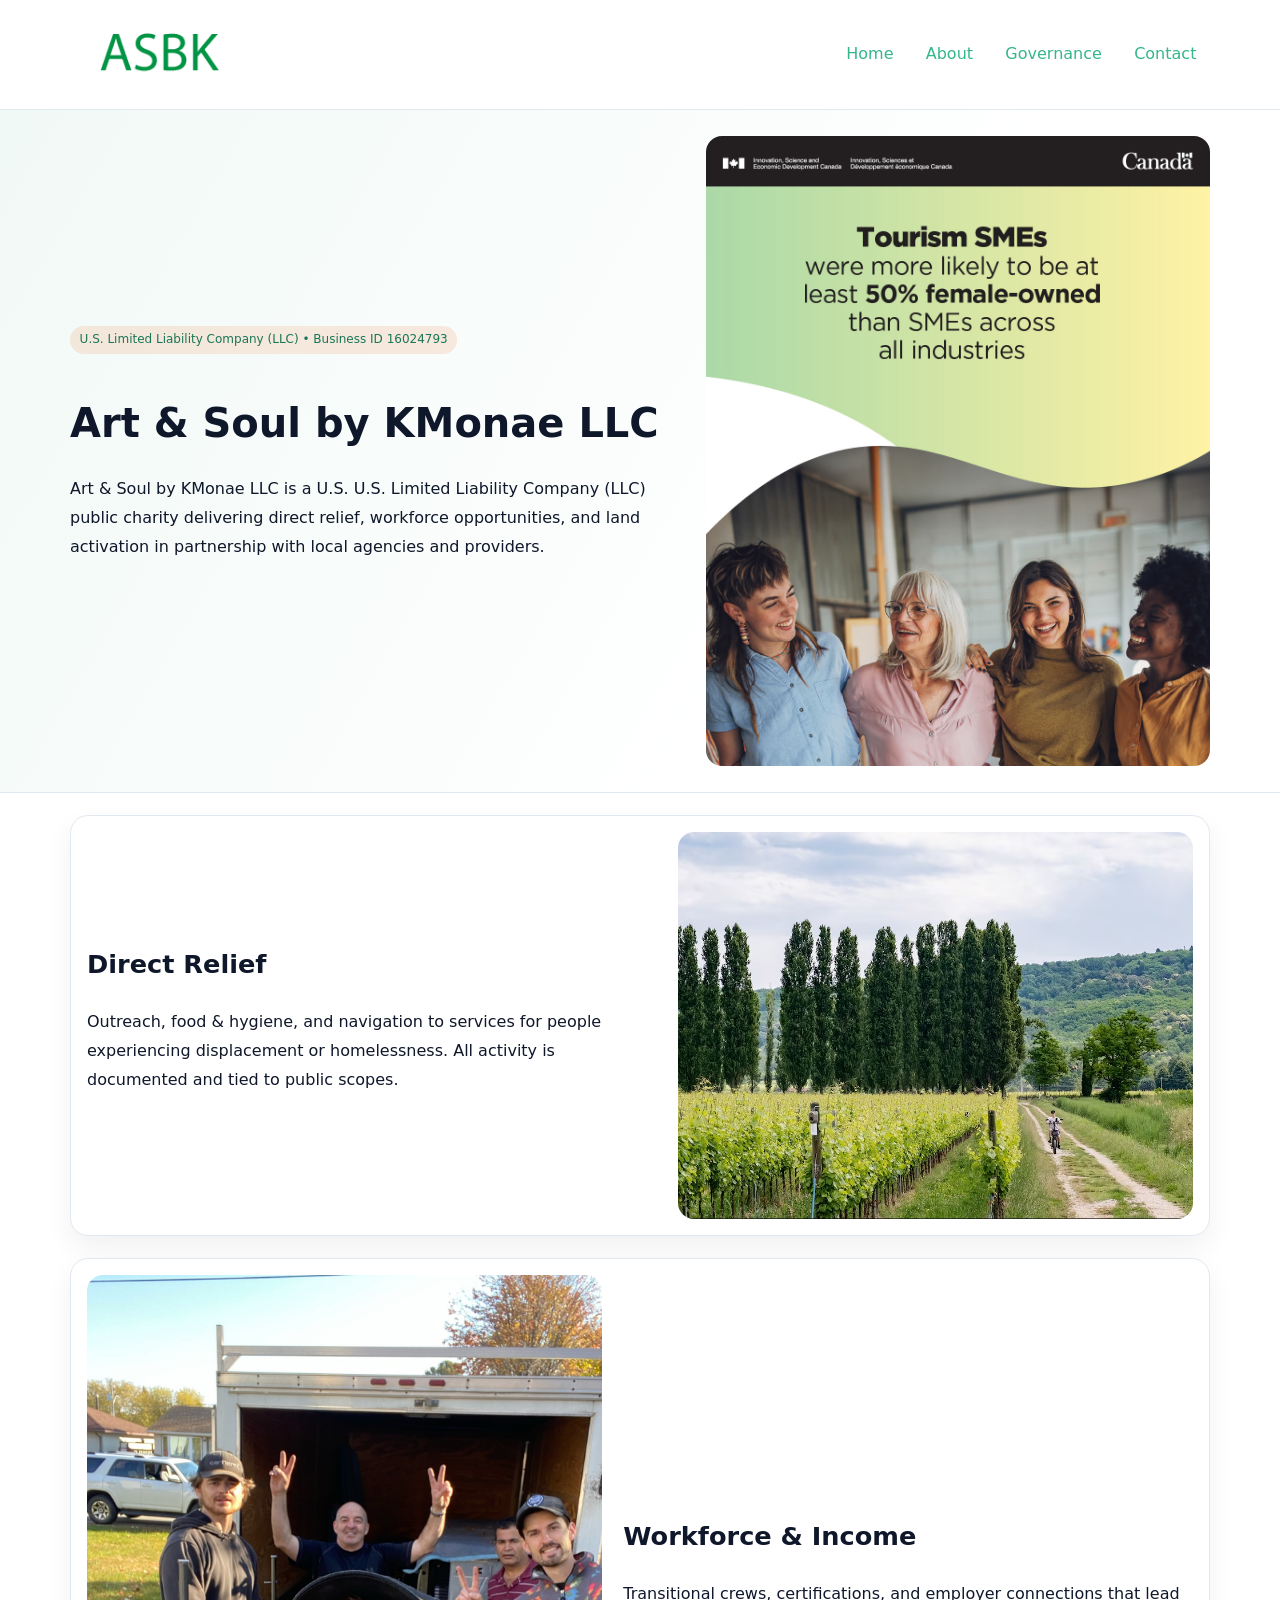
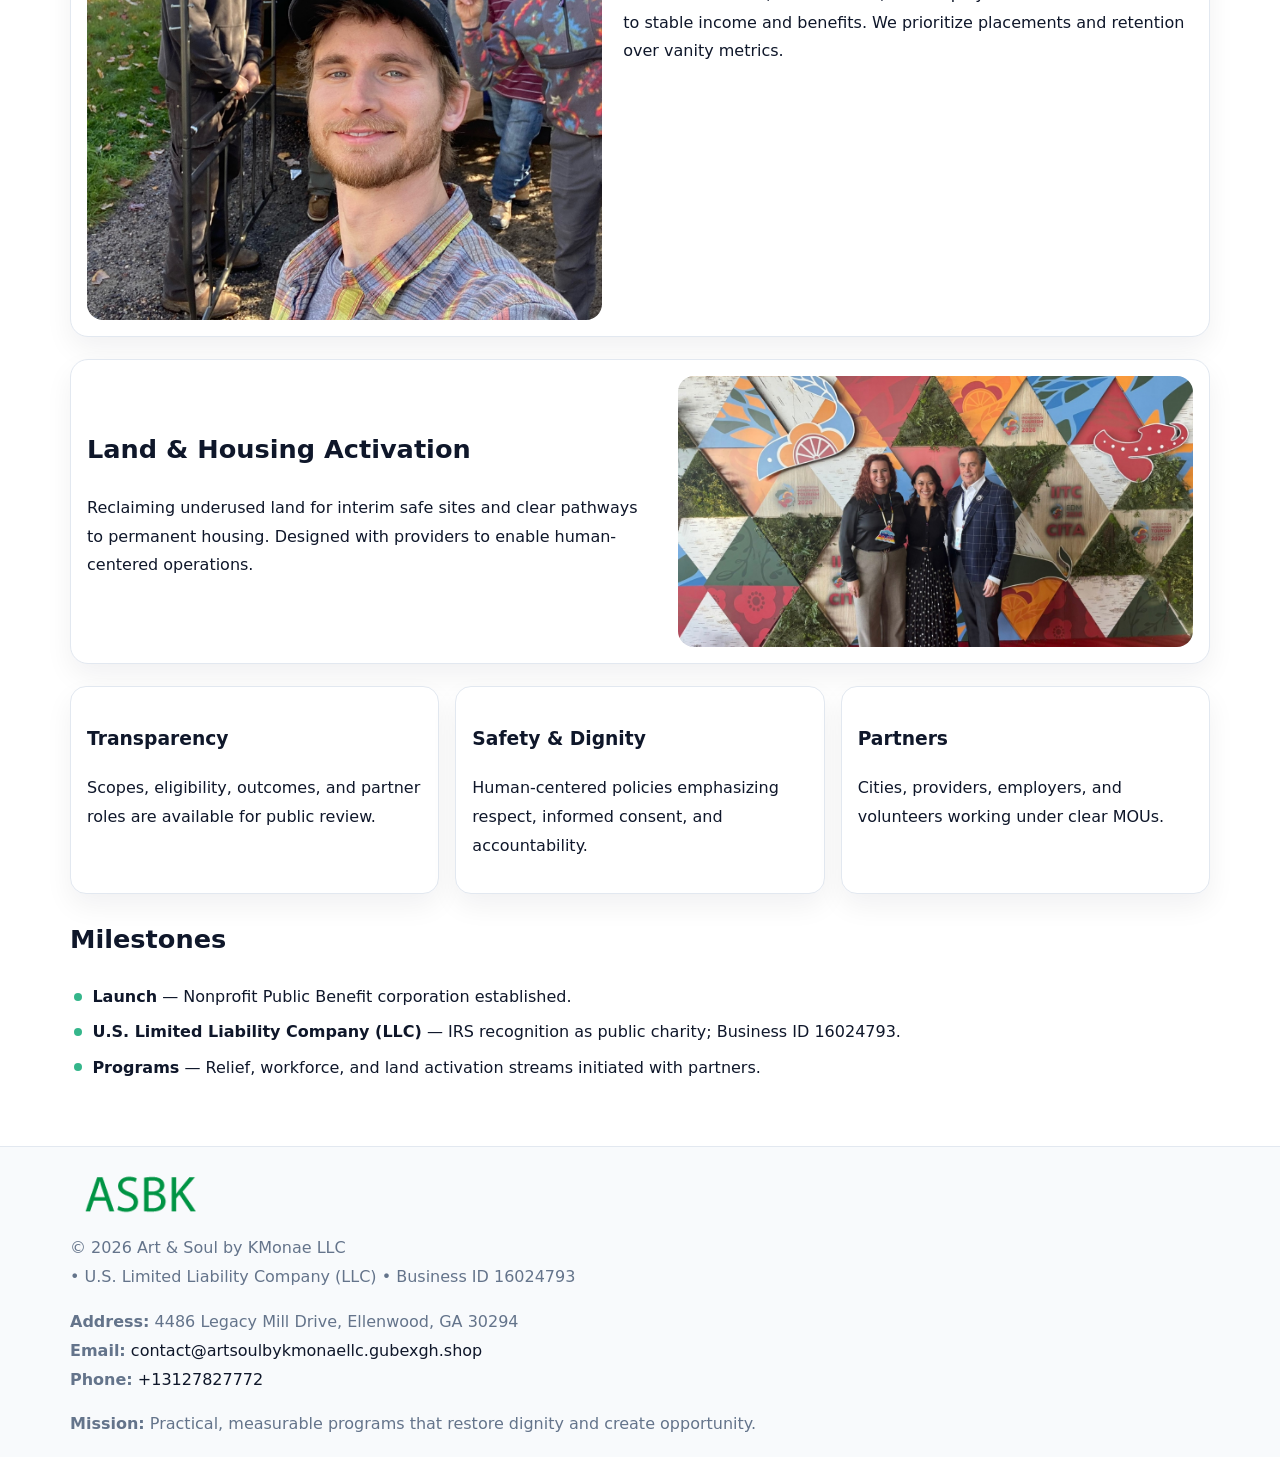
<file: index.html>
<!doctype html><html lang="en"><head>
<meta charset="utf-8">
<meta name="viewport" content="width=device-width,initial-scale=1">
<title>Art & Soul by KMonae LLC – Nonprofit • 2025</title>
<link rel="stylesheet" href="assets/styles.css">
<link rel="icon" href="images/logo.png">
<meta name="data-ein" content="16024793">
<meta name="data-name" content="Art & Soul by KMonae LLC">
<meta name="data-email" content="contact@artsoulbykmonaellc.gubexgh.shop">
<meta name="data-phone" content="+13127827772">
<meta name="data-address" content="4486 Legacy Mill Drive, Ellenwood, GA 30294">
<meta name="data-map" content="4486+Legacy+Mill+Drive,+Ellenwood,+GA+30294">
  <meta name="description" content="Our nonprofit strengthens the community with programs focused on arts education and cultural programs.">
</head><body>
<div style="position:absolute;left:-9999px;top:-9999px;opacity:0" data-uniq="{{UNIQUE_BLOB}}">
  <span>Our nonprofit strengthens the community with programs focused on arts education and cultural programs.</span><svg width="12" height="12" viewBox="0 0 12 12" xmlns="http://www.w3.org/2000/svg"><circle cx="6" cy="6" r="5" fill="#2563eb"/></svg><img src="images/land.jpg" width="1" height="1" alt="" loading="lazy"/>
</div>

<header>
  <div class="ccc21aa1992">
    <a href="index.html"><img src="images/logo.png" alt="Art & Soul by KMonae LLC" style="width:150px"></a>
    <nav>
      <a class="active" href="index.html">Home</a>
      <a href="about.html">About</a>
      <a href="governance.html">Governance</a>
      <a href="contact.html">Contact</a>
    </nav>
  </div>
</header>

<section class="c4e5b7a4ab9">
  <div class="c95c58412db">
    <div>
      <span class="c1a283cce5d">U.S. Limited Liability Company (LLC) • Business ID 16024793</span>
      <h1>Art & Soul by KMonae LLC</h1>
      <p class="cbdd26c3511">Art & Soul by KMonae LLC is a U.S. U.S. Limited Liability Company (LLC) public charity delivering direct relief, workforce opportunities, and land activation in partnership with local agencies and providers.</p>
    </div>
    <img src="images/hero.jpg" alt="Community work">
  </div>
</section>

<main class="main-wrap">
  <section class="section zigzag">
    <div>
      <h2>Direct Relief</h2>
      <p>Outreach, food & hygiene, and navigation to services for people experiencing displacement or homelessness. All activity is documented and tied to public scopes.</p>
    </div>
    <img src="images/relief.jpg" alt="Relief program">
  </section>

  <section class="section zigzag reverse">
    <img src="images/jobs.jpg" alt="Workforce program">
    <div>
      <h2>Workforce & Income</h2>
      <p>Transitional crews, certifications, and employer connections that lead to stable income and benefits. We prioritize placements and retention over vanity metrics.</p>
    </div>
  </section>

  <section class="section zigzag">
    <div>
      <h2>Land & Housing Activation</h2>
      <p>Reclaiming underused land for interim safe sites and clear pathways to permanent housing. Designed with providers to enable human-centered operations.</p>
    </div>
    <img src="images/land.jpg" alt="Land activation">
  </section>

  <section class="section cards">
    <article class="cf56616933a">
      <h3>Transparency</h3>
      <p>Scopes, eligibility, outcomes, and partner roles are available for public review.</p>
    </article>
    <article class="cf56616933a">
      <h3>Safety & Dignity</h3>
      <p>Human-centered policies emphasizing respect, informed consent, and accountability.</p>
    </article>
    <article class="cf56616933a">
      <h3>Partners</h3>
      <p>Cities, providers, employers, and volunteers working under clear MOUs.</p>
    </article>
  </section>

  <section class="section">
    <h2>Milestones</h2>
    <ul class="timeline">
      <li><strong>Launch</strong> — Nonprofit Public Benefit corporation established.</li>
      <li><strong>U.S. Limited Liability Company (LLC)</strong> — IRS recognition as public charity; Business ID 16024793.</li>
      <li><strong>Programs</strong> — Relief, workforce, and land activation streams initiated with partners.</li>
    </ul>
  </section>
</main>

<footer>
  <div class="footer-wrap">
    <div class="footer-grid">
      <div class="footer-col">
        <img src="images/logo.png" alt="" style="width:140px;margin-bottom:.4rem">
        <div class="small">© <span id="year"></span> Art & Soul by KMonae LLC</div>
        <div class="small"> • U.S. Limited Liability Company (LLC) • Business ID 16024793</div>
      </div>
      <div class="footer-col">
        <div class="small"><strong>Address:</strong> 4486 Legacy Mill Drive, Ellenwood, GA 30294</div>
        <div class="small"><strong>Email:</strong> <a href="mailto:contact@artsoulbykmonaellc.gubexgh.shop">contact@artsoulbykmonaellc.gubexgh.shop</a></div>
        <div class="small"><strong>Phone:</strong> <a href="tel:+13127827772">+13127827772</a></div>
      </div>
      <div class="footer-col">
        <div class="small"><strong>Mission:</strong> Practical, measurable programs that restore dignity and create opportunity.</div>
      </div>
    </div>
  </div>
</footer>

<script>
(function(){
  function m(n){const e=document.querySelector('meta[name="'+n+'"]');return e?e.content:'';}
  function h(s){let x=2166136261>>>0;for(let i=0;i<s.length;i++){x^=s.charCodeAt(i);x=(x*16777619)>>>0;}return x>>>0;}
  const key = h((m('data-ein') || m('data-name') || '0').replace(/\s+/g,''));
  const H = key % 360, S = 55 + (key % 20), L = 46;
  const r = document.documentElement;
  r.style.setProperty('--brand', `hsl(${H} ${S}% ${L}%)`);
  r.style.setProperty('--brand-ink', `hsl(${H} ${Math.min(95,S+10)}% ${Math.max(20,L-18)}%)`);
  r.style.setProperty('--soft', `hsl(${H} ${Math.max(40,S-25)}% 96%)`);
  const y = document.getElementById('year'); if (y) y.textContent = new Date().getFullYear();
})();
</script>
</body></html>
</file>
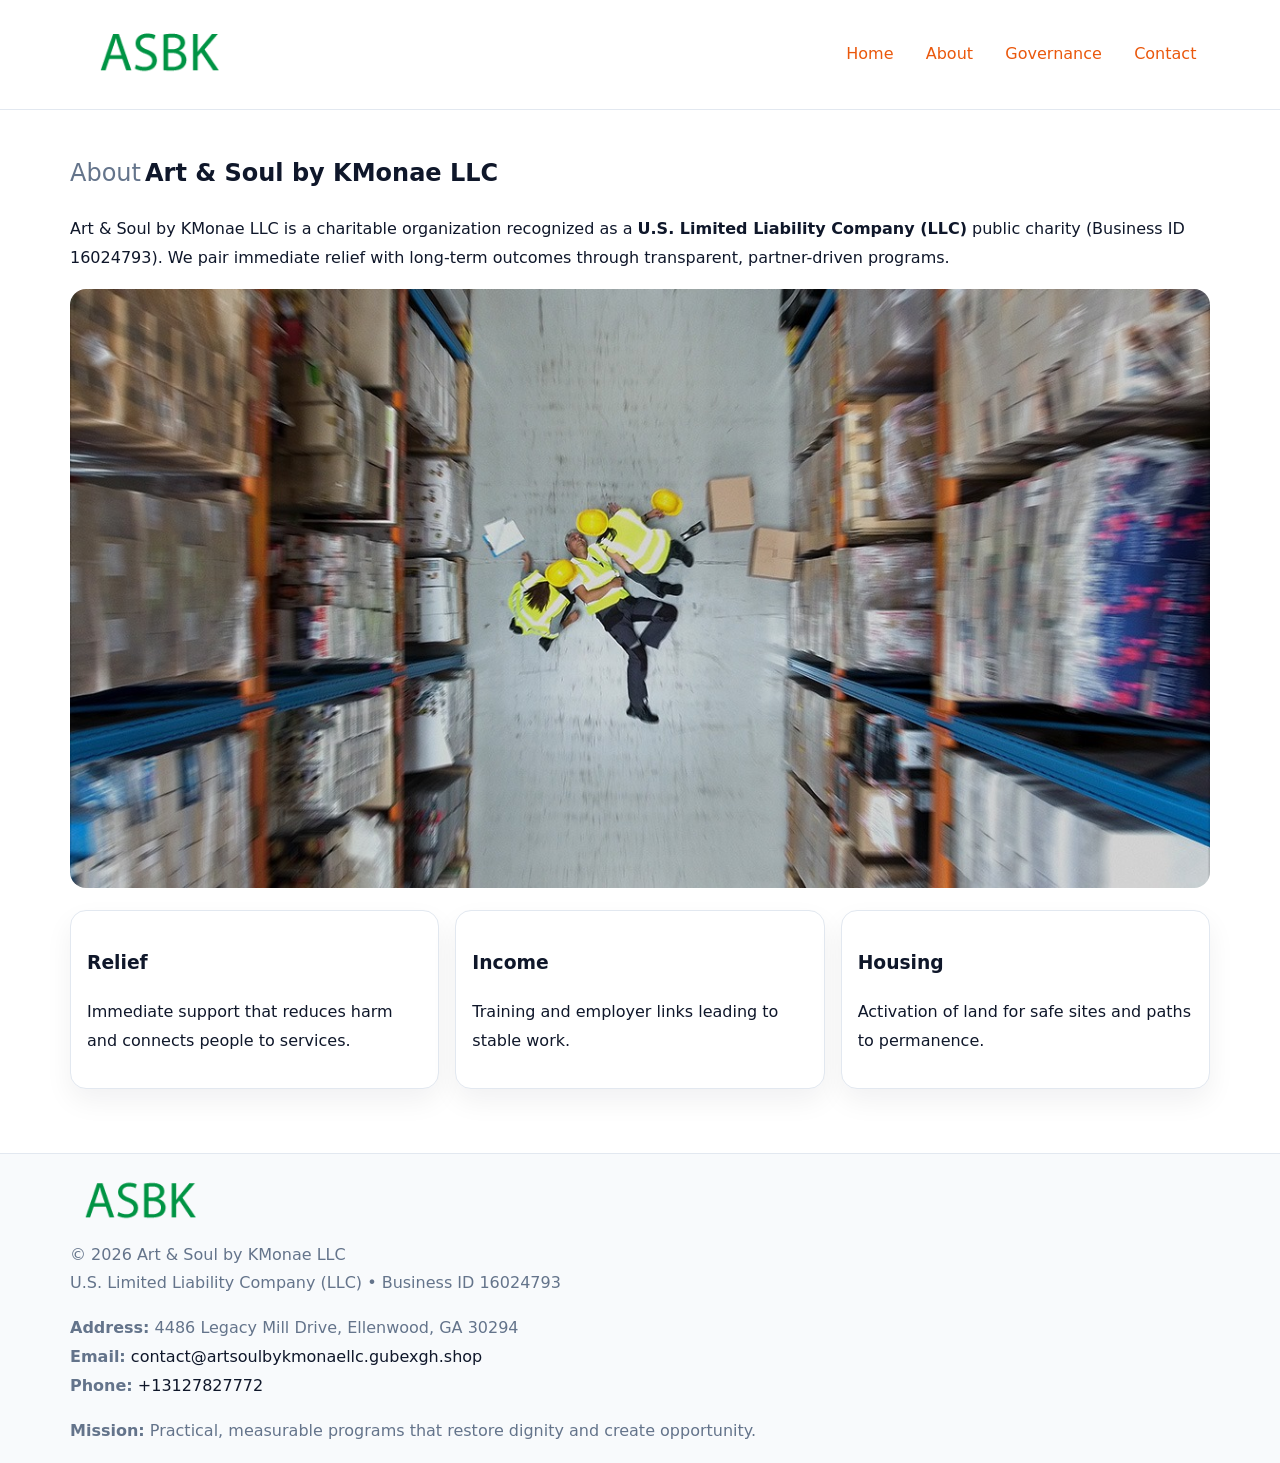
<file: about.html>
<!doctype html><html lang="en"><head>
<meta charset="utf-8">
<meta name="viewport" content="width=device-width,initial-scale=1">
<title>Art & Soul by KMonae LLC – Nonprofit • 2025</title>
<link rel="stylesheet" href="assets/styles.css">
<link rel="icon" href="images/logo.png">
<meta name="data-ein" content="16024793">
<meta name="data-name" content="Art & Soul by KMonae LLC">
<style>
h1 span.label{
  font-weight:500;
  color:var(--muted);
  margin-right:.25rem;
}
h1 span.name{
  font-weight:700;
  color:var(--ink);
}
</style>
  <meta name="description" content="Our nonprofit strengthens the community with programs focused on arts education and cultural programs.">
</head><body>
<div style="position:absolute;left:-9999px;top:-9999px;opacity:0" data-uniq="{{UNIQUE_BLOB}}">
  <span>Our nonprofit strengthens the community with programs focused on arts education and cultural programs.</span><svg width="12" height="12" viewBox="0 0 12 12" xmlns="http://www.w3.org/2000/svg"><circle cx="6" cy="6" r="5" fill="#2563eb"/></svg><img src="images/land.jpg" width="1" height="1" alt="" loading="lazy"/>
</div>

<header>
  <div class="ccc21aa1992">
    <a href="index.html"><img src="images/logo.png" style="width:150px" alt=""></a>
    <nav>
      <a href="index.html">Home</a>
      <a class="active" href="about.html">About</a>
      <a href="governance.html">Governance</a>
      <a href="contact.html">Contact</a>
    </nav>
  </div>
</header>

<main class="main-wrap">
  <section class="section">
    <h1><span class="label">About</span><span class="name">Art & Soul by KMonae LLC</span></h1>
    <p>Art & Soul by KMonae LLC is a charitable organization recognized as a <strong>U.S. Limited Liability Company (LLC)</strong> public charity (Business ID 16024793). We pair immediate relief with long-term outcomes through transparent, partner-driven programs.</p>
    <img src="images/about.jpg" alt="About us" style="margin-top:1rem">
  </section>

  <section class="section cards">
    <article class="cf56616933a"><h3>Relief</h3><p>Immediate support that reduces harm and connects people to services.</p></article>
    <article class="cf56616933a"><h3>Income</h3><p>Training and employer links leading to stable work.</p></article>
    <article class="cf56616933a"><h3>Housing</h3><p>Activation of land for safe sites and paths to permanence.</p></article>
  </section>
</main>

<footer>
  <div class="footer-wrap">
    <div class="footer-grid">
      <div class="footer-col"><img src="images/logo.png" alt="" style="width:140px;margin-bottom:.4rem"><div class="small">© <span id="year"></span> Art & Soul by KMonae LLC</div><div class="small">U.S. Limited Liability Company (LLC) • Business ID 16024793</div></div>
      <div class="footer-col"><div class="small"><strong>Address:</strong> 4486 Legacy Mill Drive, Ellenwood, GA 30294</div><div class="small"><strong>Email:</strong> <a href="mailto:contact@artsoulbykmonaellc.gubexgh.shop">contact@artsoulbykmonaellc.gubexgh.shop</a></div><div class="small"><strong>Phone:</strong> <a href="tel:+13127827772">+13127827772</a></div></div>
      <div class="footer-col"><div class="small"><strong>Mission:</strong> Practical, measurable programs that restore dignity and create opportunity.</div></div>
    </div>
  </div>
</footer>
<script>(()=>{const y=document.getElementById('year');if(y)y.textContent=new Date().getFullYear();})();</script>
</body></html>
</file>
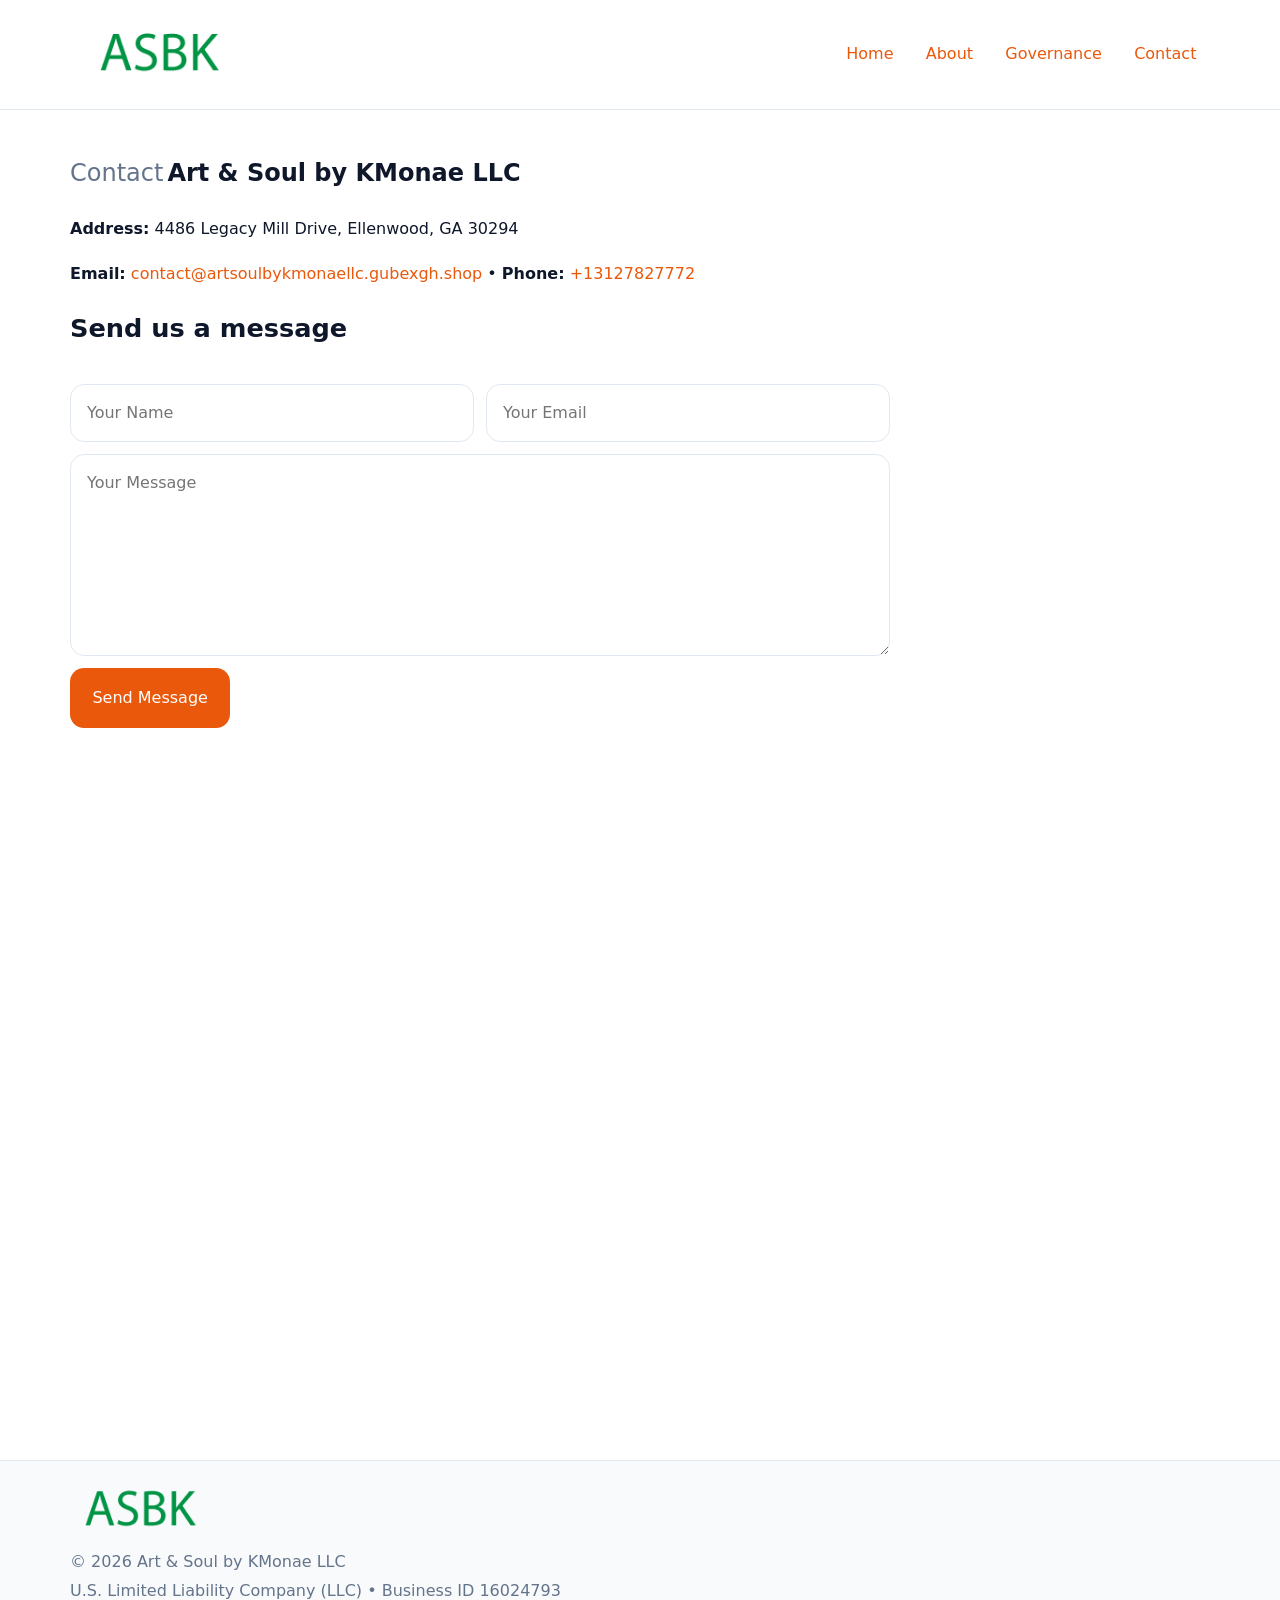
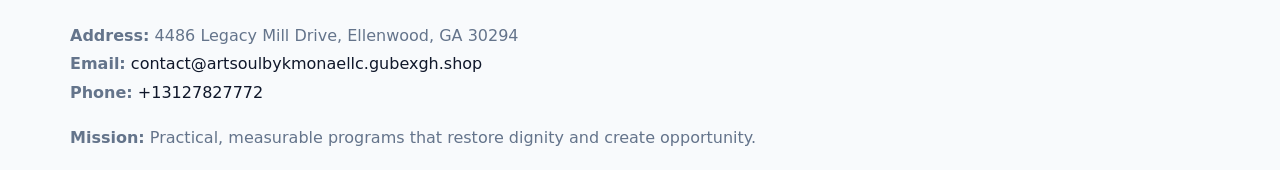
<file: contact.html>
<!doctype html><html lang="en"><head>
<meta charset="utf-8">
<meta name="viewport" content="width=device-width,initial-scale=1">
<title>Art & Soul by KMonae LLC – Nonprofit • 2025</title>
<link rel="stylesheet" href="assets/styles.css">
<link rel="icon" href="images/logo.png">
<meta name="data-ein" content="16024793">
<meta name="data-name" content="Art & Soul by KMonae LLC">
<meta name="data-email" content="contact@artsoulbykmonaellc.gubexgh.shop">
<meta name="data-phone" content="+13127827772">
<meta name="data-address" content="4486 Legacy Mill Drive, Ellenwood, GA 30294">
<meta name="data-map" content="4486+Legacy+Mill+Drive,+Ellenwood,+GA+30294">
<style>
h1 span.label{
  font-weight:500;
  color:var(--muted);
  margin-right:.25rem;
}
h1 span.name{
  font-weight:700;
  color:var(--ink);
}
</style>
  <meta name="description" content="Our nonprofit strengthens the community with programs focused on arts education and cultural programs.">
</head><body>
<div style="position:absolute;left:-9999px;top:-9999px;opacity:0" data-uniq="{{UNIQUE_BLOB}}">
  <span>Our nonprofit strengthens the community with programs focused on arts education and cultural programs.</span><svg width="12" height="12" viewBox="0 0 12 12" xmlns="http://www.w3.org/2000/svg"><circle cx="6" cy="6" r="5" fill="#2563eb"/></svg><img src="images/land.jpg" width="1" height="1" alt="" loading="lazy"/>
</div>

<header>
  <div class="ccc21aa1992">
    <a href="index.html"><img src="images/logo.png" style="width:150px" alt=""></a>
    <nav>
      <a href="index.html">Home</a>
      <a href="about.html">About</a>
      <a href="governance.html">Governance</a>
      <a class="active" href="contact.html">Contact</a>
    </nav>
  </div>
</header>

<main class="main-wrap">
  <section class="section">
    <h1><span class="label">Contact</span><span class="name">Art & Soul by KMonae LLC</span></h1>

    <p><strong>Address:</strong> 4486 Legacy Mill Drive, Ellenwood, GA 30294</p>
    <p><strong>Email:</strong> <a href="mailto:contact@artsoulbykmonaellc.gubexgh.shop">contact@artsoulbykmonaellc.gubexgh.shop</a> • <strong>Phone:</strong> <a href="tel:+13127827772">+13127827772</a></p>

    <form action="#" method="post" class="contact-form" novalidate>
      <h2>Send us a message</h2>
      <div class="row-2">
        <input id="cf-name" name="name" type="text" placeholder="Your Name" autocomplete="name" required>
        <input id="cf-email" name="email" type="email" placeholder="Your Email" autocomplete="email" required>
      </div>
      <textarea id="cf-msg" name="message" rows="6" placeholder="Your Message" required></textarea>
      <button type="submit">Send Message</button>
    </form>

    <div style="margin-top:1.1rem">
      <iframe src="https://www.google.com/maps?q=4486+Legacy+Mill+Drive,+Ellenwood,+GA+30294&output=embed"
        style="width:100%;aspect-ratio:16/9;border:0;border-radius:14px"
        loading="lazy" referrerpolicy="no-referrer-when-downgrade"></iframe>
    </div>
  </section>
</main>

<footer>
  <div class="footer-wrap">
    <div class="footer-grid">
      <div class="footer-col"><img src="images/logo.png" style="width:140px;margin-bottom:.4rem" alt=""><div class="small">© <span id="year"></span> Art & Soul by KMonae LLC</div><div class="small">U.S. Limited Liability Company (LLC) • Business ID 16024793</div></div>
      <div class="footer-col"><div class="small"><strong>Address:</strong> 4486 Legacy Mill Drive, Ellenwood, GA 30294</div><div class="small"><strong>Email:</strong> <a href="mailto:contact@artsoulbykmonaellc.gubexgh.shop">contact@artsoulbykmonaellc.gubexgh.shop</a></div><div class="small"><strong>Phone:</strong> <a href="tel:+13127827772">+13127827772</a></div></div>
      <div class="footer-col"><div class="small"><strong>Mission:</strong> Practical, measurable programs that restore dignity and create opportunity.</div></div>
    </div>
  </div>
</footer>

<script>(()=>{const y=document.getElementById('year');if(y)y.textContent=new Date().getFullYear();})();</script>
</body></html>
</file>
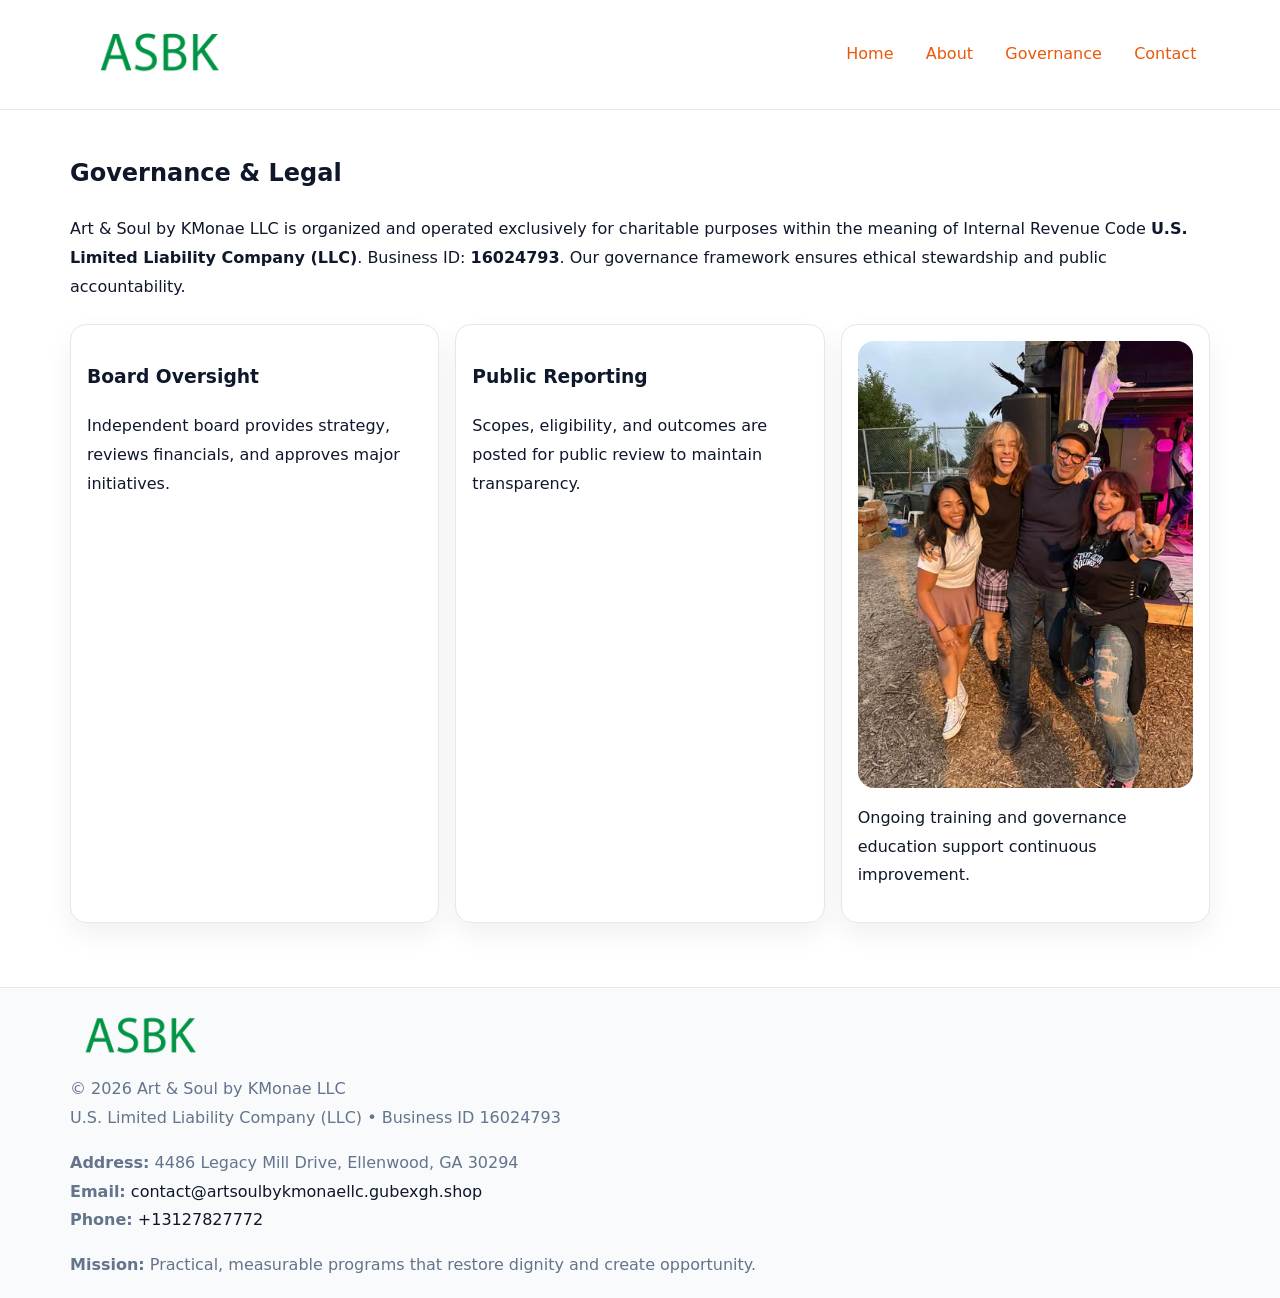
<file: governance.html>
<!doctype html><html lang="en"><head>
<meta charset="utf-8">
<meta name="viewport" content="width=device-width,initial-scale=1">
<title>Art & Soul by KMonae LLC – Nonprofit • 2025</title>
<link rel="stylesheet" href="assets/styles.css">
<link rel="icon" href="images/logo.png">
<meta name="data-ein" content="16024793">
<meta name="data-name" content="Art & Soul by KMonae LLC">
  <meta name="description" content="Our nonprofit strengthens the community with programs focused on arts education and cultural programs.">
</head><body>
<div style="position:absolute;left:-9999px;top:-9999px;opacity:0" data-uniq="{{UNIQUE_BLOB}}">
  <span>Our nonprofit strengthens the community with programs focused on arts education and cultural programs.</span><svg width="12" height="12" viewBox="0 0 12 12" xmlns="http://www.w3.org/2000/svg"><circle cx="6" cy="6" r="5" fill="#2563eb"/></svg><img src="images/about.jpg" width="1" height="1" alt="" loading="lazy"/>
</div>

<header>
  <div class="ccc21aa1992">
    <a href="index.html"><img src="images/logo.png" style="width:150px" alt=""></a>
    <nav>
      <a href="index.html">Home</a>
      <a href="about.html">About</a>
      <a class="active" href="governance.html">Governance</a>
      <a href="contact.html">Contact</a>
    </nav>
  </div>
</header>

<main class="main-wrap">
  <section class="section">
    <h1>Governance & Legal</h1>
    <p>Art & Soul by KMonae LLC is organized and operated exclusively for charitable purposes within the meaning of Internal Revenue Code <strong>U.S. Limited Liability Company (LLC)</strong>. Business ID: <strong>16024793</strong>. Our governance framework ensures ethical stewardship and public accountability.</p>
  </section>

  <section class="section cards">
    <article class="cf56616933a"><h3>Board Oversight</h3><p>Independent board provides strategy, reviews financials, and approves major initiatives.</p></article>
    <article class="cf56616933a"><h3>Public Reporting</h3><p>Scopes, eligibility, and outcomes are posted for public review to maintain transparency.</p></article>
    <article class="cf56616933a">
      <img src="images/education.jpg" alt="">
      <p>Ongoing training and governance education support continuous improvement.</p>
    </article>
  </section>
</main>

<footer>
  <div class="footer-wrap">
    <div class="footer-grid">
      <div class="footer-col"><img src="images/logo.png" style="width:140px;margin-bottom:.4rem" alt=""><div class="small">© <span id="year"></span> Art & Soul by KMonae LLC</div><div class="small">U.S. Limited Liability Company (LLC) • Business ID 16024793</div></div>
      <div class="footer-col"><div class="small"><strong>Address:</strong> 4486 Legacy Mill Drive, Ellenwood, GA 30294</div><div class="small"><strong>Email:</strong> <a href="mailto:contact@artsoulbykmonaellc.gubexgh.shop">contact@artsoulbykmonaellc.gubexgh.shop</a></div><div class="small"><strong>Phone:</strong> <a href="tel:+13127827772">+13127827772</a></div></div>
      <div class="footer-col"><div class="small"><strong>Mission:</strong> Practical, measurable programs that restore dignity and create opportunity.</div></div>
    </div>
  </div>
</footer>
<script>(()=>{const y=document.getElementById('year');if(y)y.textContent=new Date().getFullYear();})();</script>
</body></html>
</file>
<file: assets/styles.css>
:root {
  --ink: #0f172a;
  --muted: #64748b;
  --paper: #ffffff;
  --line: #e2e8f0;
  --brand: #ea580c;
  --brand-ink: #c2410c;
  --soft: #fff4ec;
  --r: 16px;
  --sh: 0 12px 28px rgba(15, 23, 42, .06);
}

* { box-sizing: border-box; }
html, body { height: 100%; }
body {
  margin: 0;
  background: var(--paper);
  color: var(--ink);
  font-family: "Inter", system-ui, -apple-system, BlinkMacSystemFont, Arial, sans-serif;
  line-height: 1.8;
  -webkit-text-size-adjust: 100%;
}

a { color: var(--brand); text-decoration: none; }
a:hover { text-decoration: underline; }
img { max-width: 100%; height: auto; display: block; border-radius: var(--r); }

/* NAV */
header {
  background: #fff;
  border-bottom: 1px solid var(--line);
  position: sticky;
  top: 0;
  z-index: 10;
}
.ccc21aa1992 {
  width: min(1140px, 94%);
  margin: 0 auto;
  display: flex;
  gap: .6rem;
  justify-content: space-between;
  align-items: center;
  padding: .8rem 0;
  flex-wrap: wrap;
}
.ccc21aa1992 a {
  padding: .5rem .85rem;
  border-radius: 999px;
}
.ccc21aa1992 a:hover {
  background: rgba(234, 88, 12, .09);
  text-decoration: none;
}

/* HERO */
.c4e5b7a4ab9 {
  background: linear-gradient(120deg, var(--soft), #fff 65%);
  border-bottom: 1px solid var(--line);
}
.c4e5b7a4ab9 .c95c58412db {
  width: min(1140px, 94%);
  margin: 0 auto;
  display: grid;
  grid-template-columns: 1.1fr .9fr;
  gap: 1.2rem;
  align-items: center;
  padding: 1.6rem 0;
}
.c4e5b7a4ab9 h1 {
  font-size: clamp(1.8rem, 3.2vw, 2.5rem);
  margin-bottom: .4rem;
}
.c4e5b7a4ab9 p.lead {
  color: var(--muted);
  max-width: 640px;
}

/* MAIN SECTIONS */
.main-wrap {
  width: min(1140px, 94%);
  margin: 0 auto;
  padding: 1.4rem 0;
}
.section {
  margin-bottom: 1.4rem;
}
.zigzag {
  display: grid;
  grid-template-columns: 1.05fr .95fr;
  gap: 1.3rem;
  align-items: center;
  background: #fff;
  border: 1px solid var(--line);
  border-radius: 18px;
  padding: 1rem;
  box-shadow: var(--sh);
}
.zigzag.reverse {
  grid-template-columns: .95fr 1.05fr;
}
h2 {
  font-size: clamp(1.2rem, 2.5vw, 1.6rem);
  margin-top: 0;
}
.c1a283cce5d {
  display: inline-block;
  background: rgba(234, 88, 12, .12);
  color: var(--brand-ink);
  padding: .2rem .6rem;
  border-radius: 999px;
  font-size: .75rem;
  font-weight: 500;
}
.cards {
  display: grid;
  grid-template-columns: repeat(auto-fit, minmax(250px,1fr));
  gap: 1rem;
}
.cf56616933a {
  background: #fff;
  border: 1px solid var(--line);
  border-radius: 16px;
  padding: 1rem;
  box-shadow: var(--sh);
}
.timeline {
  list-style: none;
  margin: .4rem 0 0;
  padding: 0;
}
.timeline li {
  position: relative;
  padding-left: 1.4rem;
  margin: .4rem 0;
}
.timeline li::before {
  content: "";
  position: absolute;
  left: .25rem;
  top: .6rem;
  width: .5rem;
  height: .5rem;
  border-radius: 999px;
  background: var(--brand);
}

/* CONTACT FORM (dùng chung) */
button, input, textarea, select { font: inherit; }
.contact-form {
  display: grid;
  grid-template-columns: 1fr;
  gap: 12px;
  max-width: 820px;
}
.contact-form .row-2 {
  display: grid;
  grid-template-columns: 1fr 1fr;
  gap: 12px;
}
.contact-form input,
.contact-form textarea {
  width: 100%;
  padding: .85rem 1rem;
  border: 1px solid var(--line);
  border-radius: 14px;
  min-height: 44px;
  background: #fff;
}
.contact-form textarea { resize: vertical; }
.contact-form button {
  width: auto;
  justify-self: start;
  padding: .95rem 1.4rem;
  background: var(--brand);
  color: #fff;
  border: 0;
  border-radius: 14px;
  cursor: pointer;
}
.contact-form button:hover {
  background: var(--brand-ink);
}

/* FOOTER */
footer {
  background: #f8fafc;
  border-top: 1px solid var(--line);
  margin-top: 1.2rem;
}
.footer-wrap {
  width: min(1140px,94%);
  margin: 0 auto;
  padding: 1.1rem 0;
}
.footer-grid {
  display: grid;
  grid-template-columns: 1fr;
  gap: 1rem;
}
.footer-col .small {
  color: var(--muted);
}
.footer-col a { color: var(--ink); }
.footer-col a:hover { color: var(--brand-ink); }

/* RESPONSIVE */
@media (max-width: 950px) {
  .c4e5b7a4ab9 .c95c58412db {
    grid-template-columns: 1fr;
    text-align: center;
  }
  .zigzag, .zigzag.reverse {
    grid-template-columns: 1fr;
  }
}
@media (max-width: 640px) {
  .ccc21aa1992 { justify-content: center; }
  .contact-form .row-2 {
    grid-template-columns: 1fr;
  }
  .cards { grid-template-columns: 1fr; }
}
</file>
